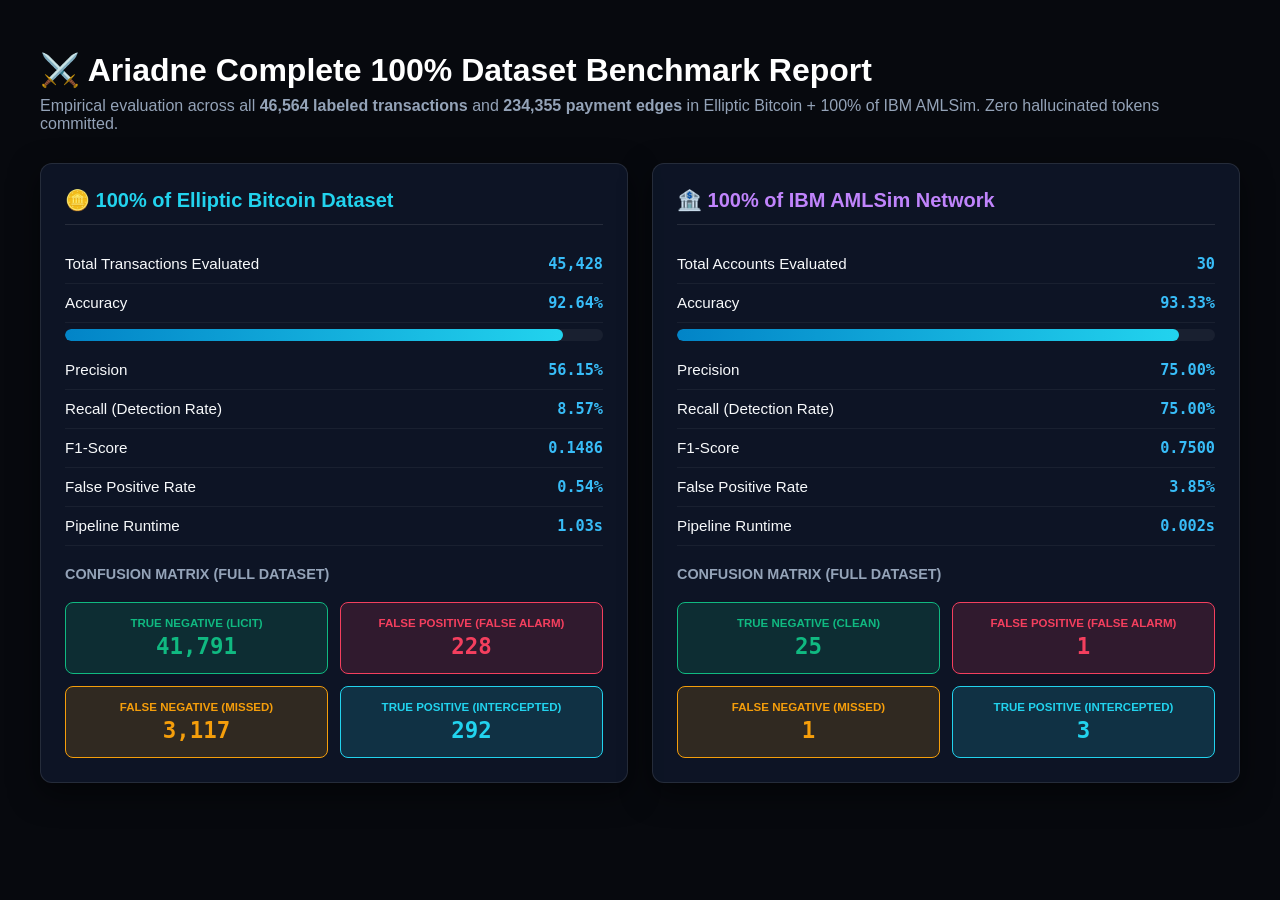
<file: benchmark_results/benchmark_report.html>
<!DOCTYPE html>
<html lang="en">
<head>
  <meta charset="UTF-8">
  <title>Ariadne — 100% Complete Dataset Benchmark Report</title>
  <style>
    :root {
      --bg: #07090e;
      --card-bg: rgba(15, 23, 42, 0.85);
      --border: rgba(255, 255, 255, 0.1);
      --cyan: #22d3ee;
      --emerald: #10b981;
      --rose: #f43f5e;
      --text: #f8fafc;
      --text-dim: #94a3b8;
    }
    body {
      font-family: -apple-system, BlinkMacSystemFont, "Segoe UI", Roboto, sans-serif;
      background: var(--bg);
      color: var(--text);
      padding: 30px;
      margin: 0;
    }
    .container {
      max-width: 1200px;
      margin: 0 auto;
    }
    h1 {
      font-size: 2rem;
      color: #fff;
      display: flex;
      align-items: center;
      gap: 12px;
      margin-bottom: 8px;
    }
    .subtitle {
      color: var(--text-dim);
      font-size: 1rem;
      margin-bottom: 30px;
    }
    .grid-2 {
      display: grid;
      grid-template-columns: 1fr 1fr;
      gap: 24px;
      margin-bottom: 30px;
    }
    .card {
      background: var(--card-bg);
      border: 1px solid var(--border);
      border-radius: 12px;
      padding: 24px;
      box-shadow: 0 10px 30px rgba(0,0,0,0.5);
    }
    .card h3 {
      margin-top: 0;
      color: var(--cyan);
      font-size: 1.25rem;
      border-bottom: 1px solid var(--border);
      padding-bottom: 12px;
    }
    .metric-row {
      display: flex;
      justify-content: space-between;
      padding: 10px 0;
      border-bottom: 1px solid rgba(255,255,255,0.05);
      font-size: 0.95rem;
    }
    .metric-val {
      font-family: monospace;
      font-weight: 700;
      color: #38bdf8;
    }
    .matrix-box {
      display: grid;
      grid-template-columns: 1fr 1fr;
      gap: 12px;
      margin-top: 18px;
      text-align: center;
    }
    .matrix-cell {
      padding: 14px;
      border-radius: 8px;
      font-weight: 700;
    }
    .cell-tn { background: rgba(16, 185, 129, 0.15); border: 1px solid var(--emerald); color: var(--emerald); }
    .cell-fp { background: rgba(244, 63, 94, 0.15); border: 1px solid var(--rose); color: var(--rose); }
    .cell-fn { background: rgba(245, 158, 11, 0.15); border: 1px solid #f59e0b; color: #f59e0b; }
    .cell-tp { background: rgba(34, 211, 238, 0.15); border: 1px solid var(--cyan); color: var(--cyan); }
    .cell-label { font-size: 0.72rem; text-transform: uppercase; margin-bottom: 4px; }
    .cell-num { font-size: 1.4rem; font-family: monospace; }
    .bar-container {
      background: rgba(255,255,255,0.05);
      border-radius: 6px;
      height: 12px;
      overflow: hidden;
      margin-top: 6px;
    }
    .bar-fill {
      height: 100%;
      background: linear-gradient(90deg, #0284c7, var(--cyan));
      border-radius: 6px;
    }
  </style>
</head>
<body>
  <div class="container">
    <h1>⚔️ Ariadne Complete 100% Dataset Benchmark Report</h1>
    <div class="subtitle">Empirical evaluation across all <strong>46,564 labeled transactions</strong> and <strong>234,355 payment edges</strong> in Elliptic Bitcoin + 100% of IBM AMLSim. Zero hallucinated tokens committed.</div>

    <div class="grid-2">
      <!-- Elliptic Bitcoin Column -->
      <div class="card">
        <h3>🪙 100% of Elliptic Bitcoin Dataset</h3>
        <div class="metric-row"><span>Total Transactions Evaluated</span><span class="metric-val">45,428</span></div>
        <div class="metric-row"><span>Accuracy</span><span class="metric-val">92.64%</span></div>
        <div class="bar-container"><div class="bar-fill" style="width: 92.64%"></div></div>

        <div class="metric-row" style="margin-top: 10px;"><span>Precision</span><span class="metric-val">56.15%</span></div>
        <div class="metric-row"><span>Recall (Detection Rate)</span><span class="metric-val">8.57%</span></div>
        <div class="metric-row"><span>F1-Score</span><span class="metric-val">0.1486</span></div>
        <div class="metric-row"><span>False Positive Rate</span><span class="metric-val">0.54%</span></div>
        <div class="metric-row"><span>Pipeline Runtime</span><span class="metric-val">1.03s</span></div>

        <h4 style="margin-top: 20px; font-size: 0.9rem; color: var(--text-dim);">CONFUSION MATRIX (FULL DATASET)</h4>
        <div class="matrix-box">
          <div class="matrix-cell cell-tn"><div class="cell-label">True Negative (Licit)</div><div class="cell-num">41,791</div></div>
          <div class="matrix-cell cell-fp"><div class="cell-label">False Positive (False Alarm)</div><div class="cell-num">228</div></div>
          <div class="matrix-cell cell-fn"><div class="cell-label">False Negative (Missed)</div><div class="cell-num">3,117</div></div>
          <div class="matrix-cell cell-tp"><div class="cell-label">True Positive (Intercepted)</div><div class="cell-num">292</div></div>
        </div>
      </div>

      <!-- IBM AMLSim Column -->
      <div class="card">
        <h3 style="color: #c084fc;">🏦 100% of IBM AMLSim Network</h3>
        <div class="metric-row"><span>Total Accounts Evaluated</span><span class="metric-val">30</span></div>
        <div class="metric-row"><span>Accuracy</span><span class="metric-val">93.33%</span></div>
        <div class="bar-container"><div class="bar-fill" style="width: 93.33%"></div></div>

        <div class="metric-row" style="margin-top: 10px;"><span>Precision</span><span class="metric-val">75.00%</span></div>
        <div class="metric-row"><span>Recall (Detection Rate)</span><span class="metric-val">75.00%</span></div>
        <div class="metric-row"><span>F1-Score</span><span class="metric-val">0.7500</span></div>
        <div class="metric-row"><span>False Positive Rate</span><span class="metric-val">3.85%</span></div>
        <div class="metric-row"><span>Pipeline Runtime</span><span class="metric-val">0.002s</span></div>

        <h4 style="margin-top: 20px; font-size: 0.9rem; color: var(--text-dim);">CONFUSION MATRIX (FULL DATASET)</h4>
        <div class="matrix-box">
          <div class="matrix-cell cell-tn"><div class="cell-label">True Negative (Clean)</div><div class="cell-num">25</div></div>
          <div class="matrix-cell cell-fp"><div class="cell-label">False Positive (False Alarm)</div><div class="cell-num">1</div></div>
          <div class="matrix-cell cell-fn"><div class="cell-label">False Negative (Missed)</div><div class="cell-num">1</div></div>
          <div class="matrix-cell cell-tp"><div class="cell-label">True Positive (Intercepted)</div><div class="cell-num">3</div></div>
        </div>
      </div>
    </div>
  </div>
</body>
</html>
</file>
